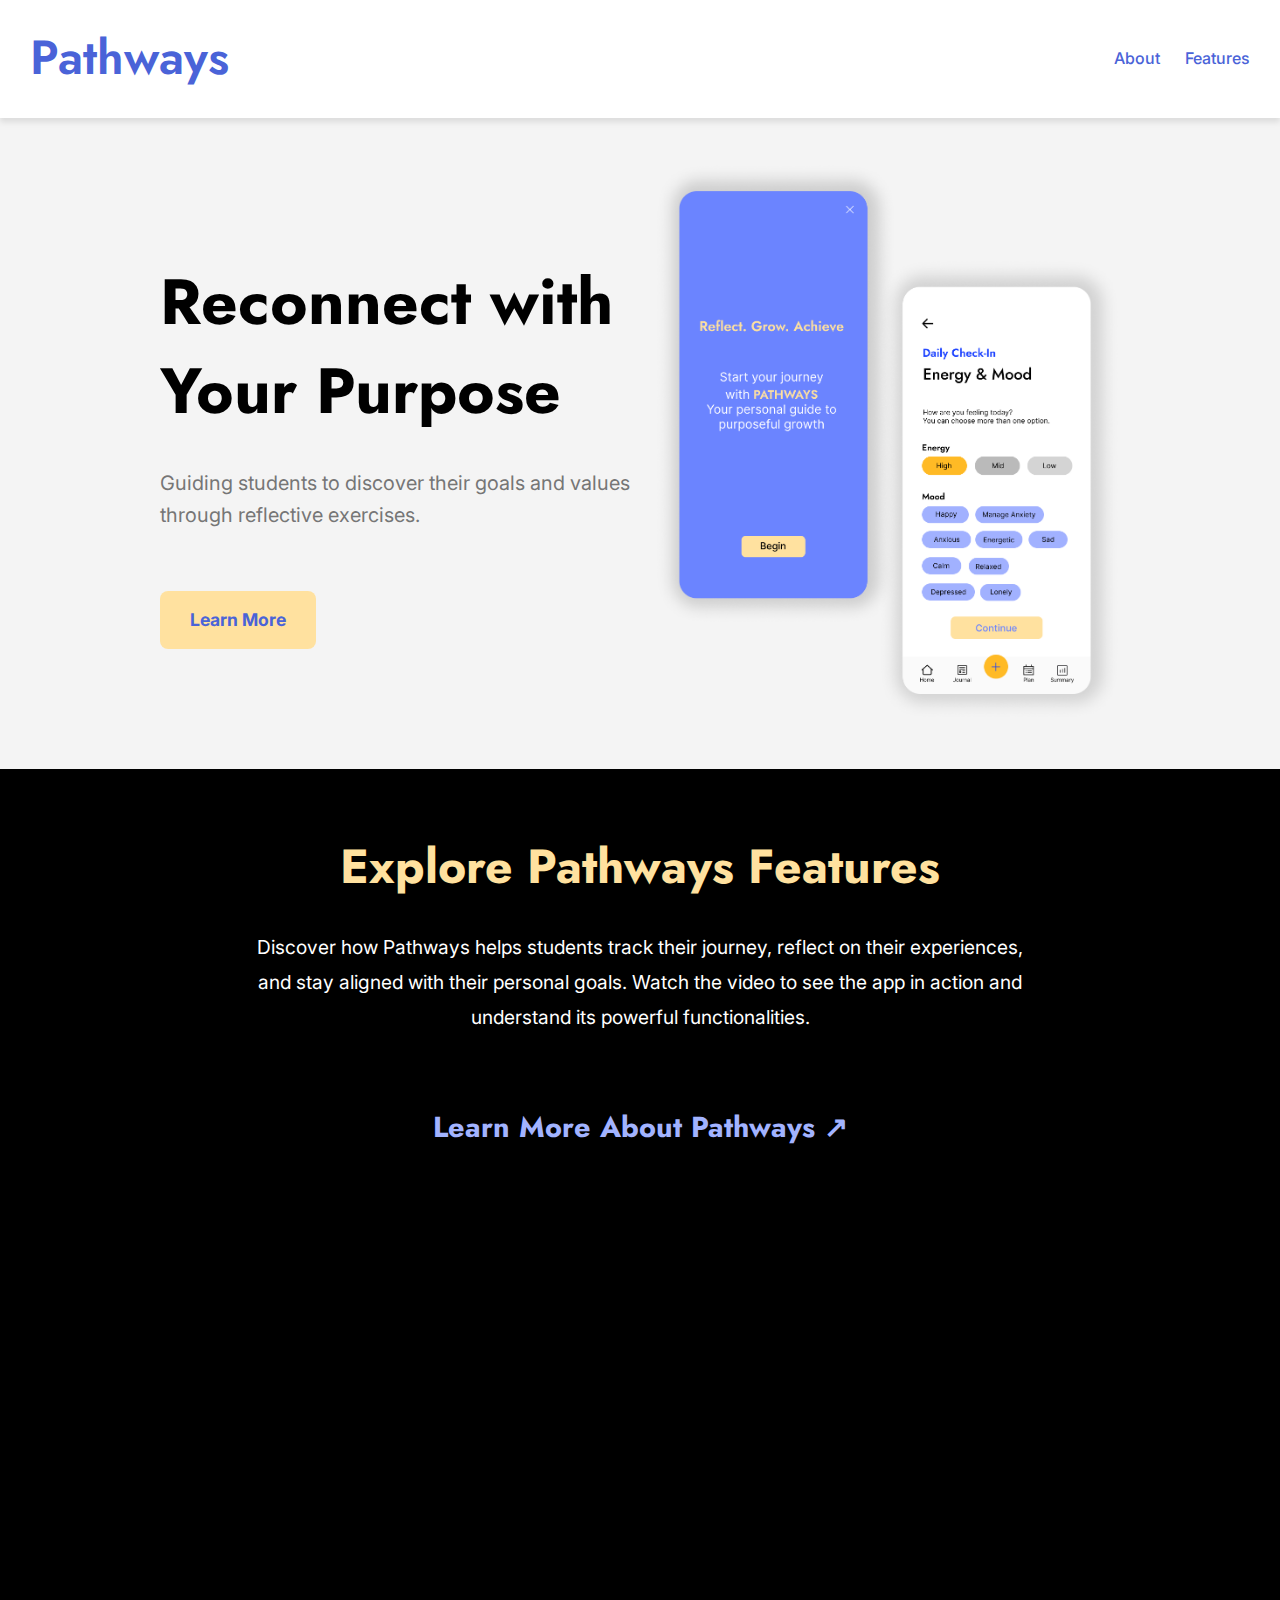
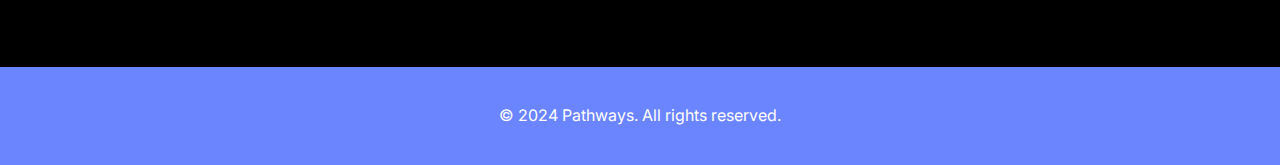
<file: index.html>
<!DOCTYPE html>
<html lang="en">
<head>
  <meta charset="UTF-8">
  <meta name="viewport" content="width=device-width, initial-scale=1.0">
  <title>Pathways - Reconnect with Your Purpose</title>
  <link href="https://fonts.googleapis.com/css2?family=Inter:wght@400;600&family=Jost:wght@400;600&display=swap" rel="stylesheet">
  <link rel="stylesheet" href="styles.css">
</head>
<body>
  <header class="header">
    <nav>
      <a href="index.html" class="logo">Pathways</a>
      <ul class="nav-links">
        <li><a href="about.html">About</a></li>
        <li><a href="features.html">Features</a></li>
      </ul>
    </nav>
  </header>

  <section class="hero">
    <div class="hero-content">
      <h1>Reconnect with Your Purpose</h1>
      <p>Guiding students to discover their goals and values through reflective exercises.</p>
      <a href="about.html" class="cta-btn">Learn More</a>
    </div>
    <div class="hero-image">
      <img src="feature-1.png" alt="Pathways App Preview">
    </div>
  </section>

  <!-- New Section for App Video -->
  <section class="app-video">
    <div class="video-text">
      <h2>Explore Pathways Features</h2>
      <p>Discover how Pathways helps students track their journey, reflect on their experiences, and stay aligned with their personal goals. Watch the video to see the app in action and understand its powerful functionalities.</p>
      <!-- Button linking to About page -->
      <a href="features.html" class="about-btn">Learn More About Pathways ↗</a>
    </div>
    <div class="video-container">
      <video src="landing.mov" class="feature-video" autoplay muted loop></video>
    </div>
  </section>
  

  <footer class="footer">
    <p>&copy; 2024 Pathways. All rights reserved.</p>
  </footer>
</body>
</html>
</file>
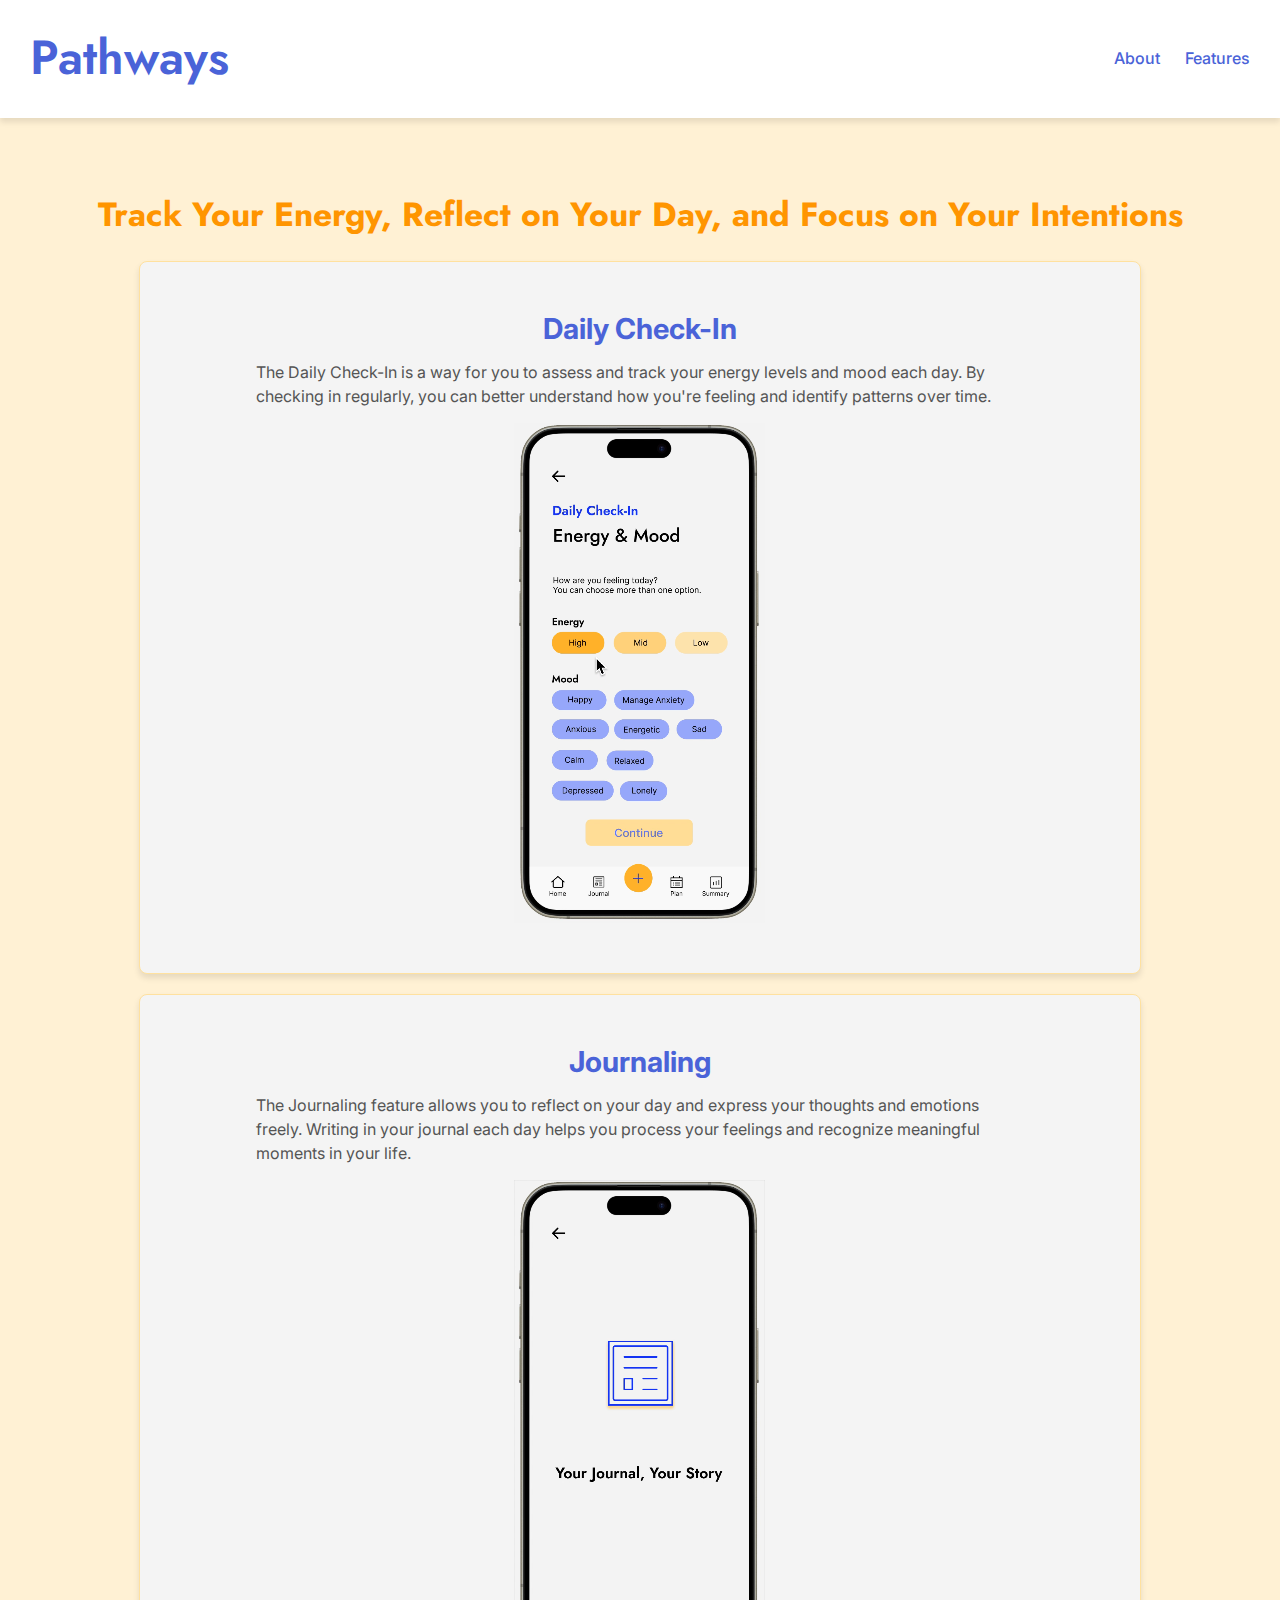
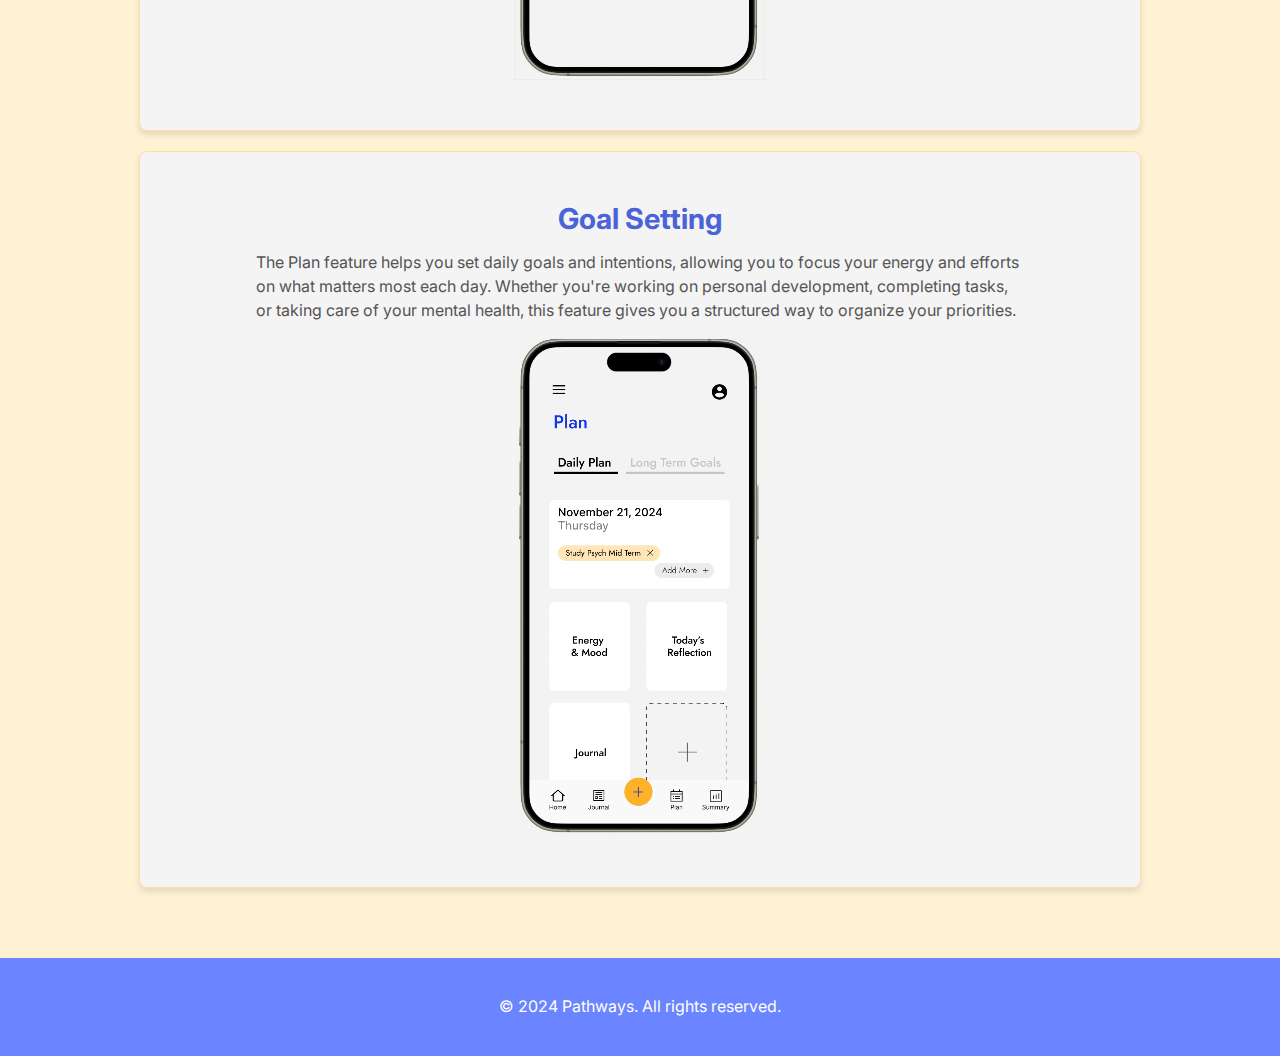
<file: features.html>
<!DOCTYPE html>
<html lang="en">
<head>
  <meta charset="UTF-8">
  <meta name="viewport" content="width=device-width, initial-scale=1.0">
  <title>Information</title>
  <link href="https://fonts.googleapis.com/css2?family=Inter:wght@400;600&family=Jost:wght@400;600&display=swap" rel="stylesheet">
  <link rel="stylesheet" href="features.css">
</head>
<body>
  <header class="header">
    <nav>
      <a href="index.html" class="logo">Pathways</a>
      <ul class="nav-links">
        <li><a href="about.html">About</a></li>
        <li><a href="features.html">Features</a></li>
      </ul>
    </nav>
  </header>

  <section class="features">
    <h1>Track Your Energy, Reflect on Your Day, and Focus on Your Intentions</h1>

    <div class="feature">
      <h2>Daily Check-In</h2>
      <p>The Daily Check-In is a way for you to assess and track your energy levels and mood each day. By checking in regularly, you can better understand how you're feeling and identify patterns over time.</p>
      <video src="feature-1.mov" class="feature-video" autoplay muted loop></video>
    </div>

    <div class="feature">
      <h2>Journaling</h2>
      <p>The Journaling feature allows you to reflect on your day and express your thoughts and emotions freely. Writing in your journal each day helps you process your feelings and recognize meaningful moments in your life.</p>
      <video src="feature-2.mov" class="feature-video" autoplay muted loop></video>
    </div>

    <div class="feature">
      <h2>Goal Setting</h2>
      <p>The Plan feature helps you set daily goals and intentions, allowing you to focus your energy and efforts on what matters most each day. Whether you're working on personal development, completing tasks, or taking care of your mental health, this feature gives you a structured way to organize your priorities.</p>
      <video src="feature-3.mov" class="feature-video" autoplay muted loop></video>
    </div>
  </section>

  <footer class="footer">
    <p>&copy; 2024 Pathways. All rights reserved.</p>
  </footer>
</body>
</html>
</file>
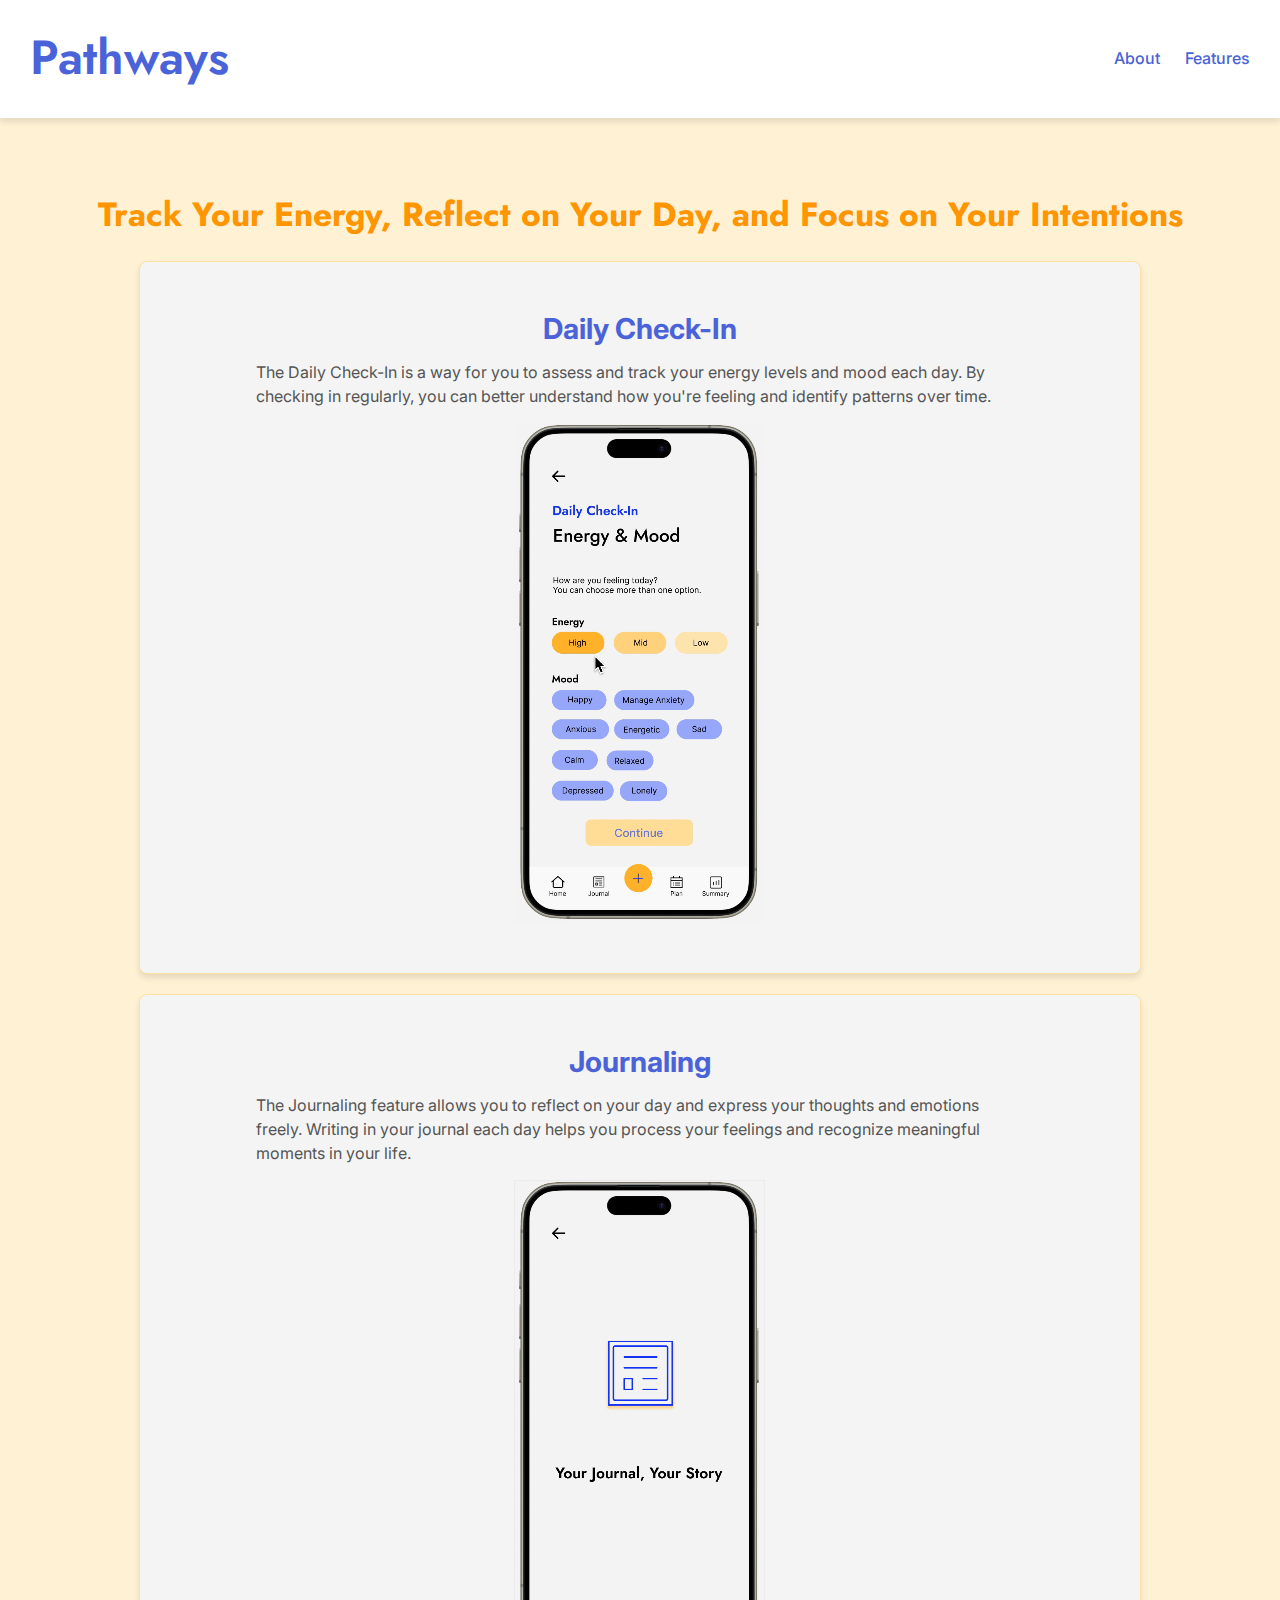
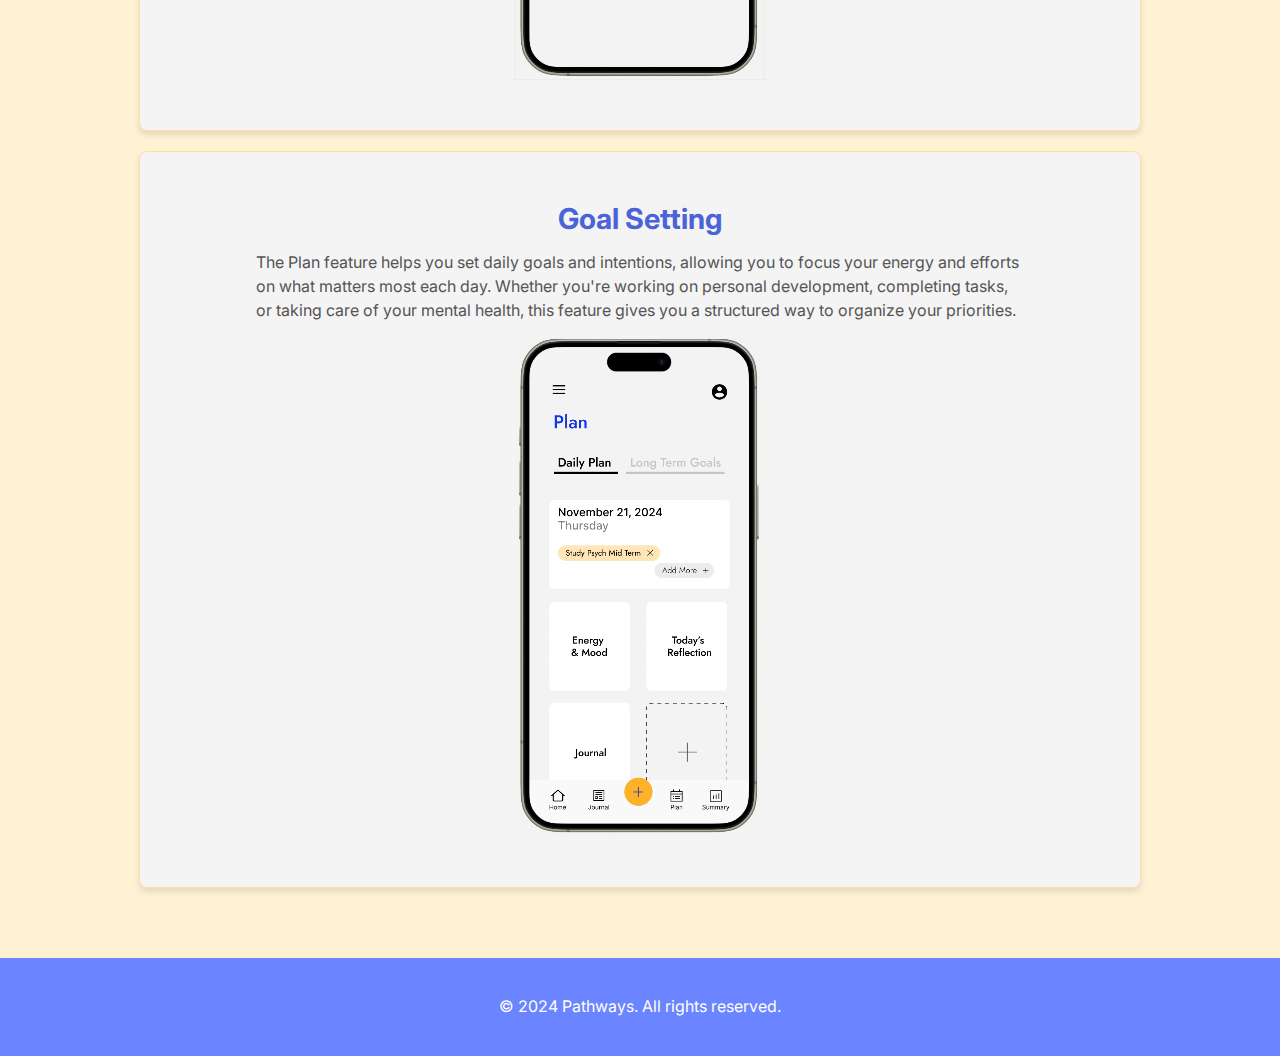
<file: information.html>
<!DOCTYPE html>
<html lang="en">
<head>
  <meta charset="UTF-8">
  <meta name="viewport" content="width=device-width, initial-scale=1.0">
  <title>Information</title>
  <link href="https://fonts.googleapis.com/css2?family=Inter:wght@400;600&family=Jost:wght@400;600&display=swap" rel="stylesheet">
  <link rel="stylesheet" href="information.css">
</head>
<body>
  <header class="header">
    <nav>
      <a href="index.html" class="logo">Pathways</a>
      <ul class="nav-links">
        <li><a href="about.html">About</a></li>
        <li><a href="features.html">Features</a></li>
      </ul>
    </nav>
  </header>

  <section class="features">
    <h1>Track Your Energy, Reflect on Your Day, and Focus on Your Intentions</h1>

    <div class="feature">
      <h2>Daily Check-In</h2>
      <p>The Daily Check-In is a way for you to assess and track your energy levels and mood each day. By checking in regularly, you can better understand how you're feeling and identify patterns over time.</p>
      <video src="feature-1.mov" class="feature-video" autoplay muted loop></video>
    </div>

    <div class="feature">
      <h2>Journaling</h2>
      <p>The Journaling feature allows you to reflect on your day and express your thoughts and emotions freely. Writing in your journal each day helps you process your feelings and recognize meaningful moments in your life.</p>
      <video src="feature-2.mov" class="feature-video" autoplay muted loop></video>
    </div>

    <div class="feature">
      <h2>Goal Setting</h2>
      <p>The Plan feature helps you set daily goals and intentions, allowing you to focus your energy and efforts on what matters most each day. Whether you're working on personal development, completing tasks, or taking care of your mental health, this feature gives you a structured way to organize your priorities.</p>
      <video src="feature-3.mov" class="feature-video" autoplay muted loop></video>
    </div>
  </section>

  <footer class="footer">
    <p>&copy; 2024 Pathways. All rights reserved.</p>
  </footer>
</body>
</html>
</file>
<file: styles.css>
/* General Styles */
body {
    font-family: 'Inter', sans-serif;
    margin: 0;
    padding: 0;
    background-color: #000000;
    color: black;
    line-height: 1.6;
    overflow-x: hidden;
    display: flex;
    flex-direction: column;
    min-height: 100vh;
}

header {
    display: flex;
    justify-content: flex-end;
    align-items: center;
    padding: 30px 30px;
    background-color: #ffffff;
    color: white;
    box-shadow: 0 4px 6px rgba(0, 0, 0, 0.1);
    position: relative;
    z-index: 1;
}

.logo {
    top: 20px; 
    font-family: 'Jost', sans-serif;
    font-size: 3rem;
    text-decoration: none;
    color: #4A63D8;
    font-weight: 600;
    position: absolute;
    left: 30px;
    transition: transform 0.3s ease;
}

.logo:hover {
    transform: scale(1.1);
}

.nav-links {
    display: flex;
    gap: 25px;
    list-style: none;
}

.nav-links a {
    text-decoration: none;
    color: #4A63D8;
    font-weight: 500;
    transition: color 0.3s ease, transform 0.3s ease;
}

.nav-links a:hover {
    color: #FFE19F;
    transform: translateY(-5px); /* Slight hover effect */
}

/* Hero Section */
.hero {
    display: flex;
    flex-wrap: wrap;
    align-items: center;
    justify-content: space-between;
    padding: 0 160px;
    background-color: #F4F4F4;
    gap: 20px;
    overflow: hidden;
}

.hero-content {
    flex: 1;
    max-width: 100%;
}

.hero h1 {
    font-family: 'Jost', sans-serif;
    font-size: 5vw;
    margin-bottom: 30px;
    text-align: left;
    color: #000000;
    line-height: 1.4;
    white-space: normal;
    animation: slideIn 1s ease-out; /* Apply slide-in animation */
}

.hero p {
    font-size: 1.25rem;
    margin-bottom: 30px;
    color: #767676;
}

.cta-btn {
    display: inline-block;
    margin-top: 30px;
    padding: 15px 30px;
    background-color: #FFE19F;
    color: #4A63D8;
    text-decoration: none;
    font-weight: bold;
    border-radius: 8px;
    font-size: 1.1rem;
    transition: transform 0.3s ease, background-color 0.3s ease, box-shadow 0.3s ease;
}

.cta-btn:hover {
    transform: translateY(-3px);
    background-color: #ffd06a;
    box-shadow: 0 4px 8px rgba(0, 0, 0, 0.2);
}

.cta-btn:focus {
    outline: 2px solid #4A63D8;
    background-color: #ffd06a;
}

.about-btn {
    font-family: 'Jost', sans-serif;
    display: inline-block;
    margin-top: 30px;
    padding: 15px 30px;
    color: #a2b3ff;
    text-decoration: none;
    font-weight: bold;
    border-radius: 8px;
    font-size: 1.8rem;
    transition: transform 0.3s ease, background-color 0.3s ease;
}

.about-btn:hover {
    transform: translateY(-3px);
    color: #ffd06a;
}

.hero-image {
    flex: 1;
    max-width: 50%;
    text-align: right;
    padding-top: 40px;
    padding-bottom: 40px;
}

.hero-image img {
    max-width: 100%;
    height: auto;
    display: inline-block;
    animation: featureImageAnimation 1.5s ease-out; /* Apply feature image animation */
}

/* Hero Text Slide-In Animation */
@keyframes slideIn {
    0% {
        transform: translateX(-100%); /* Start from left */
        opacity: 0; /* Fully transparent */
    }
    100% {
        transform: translateX(0); /* End at original position */
        opacity: 1; /* Fully opaque */
    }
}

/* Feature Image Zoom-In Animation */
@keyframes featureImageAnimation {
    0% {
        transform: scale(0.8); /* Start smaller */
        opacity: 0; /* Fully transparent */
    }
    100% {
        transform: scale(1); /* Scale to normal size */
        opacity: 1; /* Fully opaque */
    }
}

/* About Section */
.about {
    padding: 40px 20px;
    max-width: 1200px;
    margin: 0 auto;
}

.about h1, .about h2 {
    font-family: 'Jost', sans-serif;
    color: #333;
}

.about p {
    font-size: 1.2rem;
    line-height: 1.8;
    color: #555;
    margin-bottom: 20px;
}

/* Capabilities Section */
.features {
    padding: 40px 20px;
    text-align: center;
    animation: fadeIn 1s ease-out; /* Fade in animation */
}

h1 {
    font-family: 'Jost', sans-serif;
    font-size: 3rem;
    text-align: center;
    margin: 20px 0;
    color: #333;
}

/* Fade-in Effect */
@keyframes fadeIn {
    0% {
        opacity: 0;
    }
    100% {
        opacity: 1;
    }
}

/* Feature Video Hover Zoom */
.feature-video-container {
    display: flex;
    justify-content: center;
    align-items: center;
    width: 100%;
    box-sizing: border-box;
    margin-top: 20px;
    padding: 60px 60px;
    height: 500px;
}

.feature-video {
    display: block;
    margin: 0 auto;
    max-width: 90%;
    margin-top: 20px;
    margin-bottom: 40px;
    height: auto;
    max-height: 540px;
    border-radius: 8px;
    object-fit: contain;
    box-shadow: 0 4px 6px rgba(0, 0, 0, 0.1);
    transition: transform 0.3s ease-in-out, box-shadow 0.3s ease;
}

.feature-video:hover {
    transform: scale(1.05); /* Slight zoom effect on hover */
    box-shadow: 0 8px 15px rgba(0, 0, 0, 0.2);
}

.app-video {
    background-color: #000000;
    padding: 20px;
}

.video-text {
    color: #FFE19F;
    text-align: center;
}

.video-text h2 {
    font-size: 3rem;
    font-family: 'Jost', sans-serif;
    margin-bottom: 25px;
    color: #FFE19F;
}

.video-text p {
    font-size: 1.2rem;
    line-height: 1.8;
    color: #ffffff;
    max-width: 800px;
    margin: 25px auto;
    text-align: center;
}

/* Scroll to Top Button */
.scroll-to-top {
    position: fixed;
    bottom: 30px;
    right: 30px;
    background-color: #4A63D8;
    color: white;
    border-radius: 50%;
    padding: 15px;
    font-size: 1.5rem;
    border: none;
    box-shadow: 0 4px 8px rgba(0, 0, 0, 0.3);
    cursor: pointer;
    opacity: 0;
    transition: opacity 0.3s ease;
}

.scroll-to-top:hover {
    background-color: #FFE19F;
    transform: scale(1.1);
}

.scroll-to-top.show {
    opacity: 1;
}

/* Mobile Responsiveness - Adjust video section for smaller screens */
@media (max-width: 768px) {
    .feature-video {
        max-height: 400px;
        margin-top: 30px;
    }
}

@media (max-width: 480px) {
    .feature-video {
        max-height: 300px;
    }
}

/* Footer */
footer {
    background-color: #6B84FF;
    color: white;
    text-align: center;
    padding: 20px 0;
    width: 100%;
    position: relative;
    bottom: 0;
    margin-top: auto;
    z-index: 10;
}

/* Mobile Responsiveness */
@media (max-width: 768px) {
    .logo {
        font-size: 2rem;
        left: 20px;
    }

    .nav-links {
        flex-direction: column;
        gap: 15px;
    }

    .hero {
        padding: 0 40px;
        flex-direction: column;
        text-align: center;
    }

    .hero-content, .hero-image {
        flex-basis: 100%;
    }

    .hero h1 {
        margin-top: 25px;
        font-size: 7vw;
        margin-bottom: 15px;
        text-align: center;
    }

    .hero p {
        font-size: 1.2rem;
    }

    .cta-btn {
        font-size: 1rem;
        padding: 12px 25px;
    }
}

@media (max-width: 480px) {
    .hero h1 {
        font-size: 6vw;
    }

    .hero p {
        font-size: 1.1rem;
    }
    .cta-btn {
        padding: 10px 20px;
        font-size: 0.9rem;
    }

    .about p {
        font-size: 1rem;
    }

    .feature {
        margin: 10px;
        padding: 10px;
    }

    h1 {
        font-size: 1.75rem;
    }
}
</file>
<file: features.css>
body {
    font-family: 'Inter', sans-serif;
    margin: 0;
    padding: 0;
    background-color: #fff1d4;
    color: black;
    line-height: 1.6;
    overflow-x: hidden; /* Prevents horizontal scroll issues */
    display: flex;
    flex-direction: column;
    min-height: 100vh; /* Ensures the body takes at least the full height of the viewport */
}

header {
    display: flex;
    justify-content: flex-end; /* Aligns nav to the right */
    align-items: center;
    padding: 30px 30px;
    background-color: #ffffff;
    color: white;
    box-shadow: 0 4px 6px rgba(0, 0, 0, 0.1); /* Subtle shadow for header */
    position: relative;
    z-index: 1;
}

.logo {
    top: 20px; 
    font-family: 'Jost', sans-serif;
    font-size: 3rem;
    text-decoration: none;
    color: #4A63D8;
    font-weight: 600;
    position: absolute;
    left: 30px;
    transition: transform 0.3s ease;
}

.nav-links {
    display: flex;
    gap: 25px;
    list-style: none;
}

.nav-links a {
    text-decoration: none;
    color: #4A63D8;
    font-weight: 500;
    transition: color 0.3s ease;
}

.nav-links a:hover {
    color: #FFE19F;
}



.cta-btn {
    display: inline-block;
    padding: 15px 30px;
    background-color: #6B84FF;
    color: white;
    text-decoration: none;
    font-weight: bold;
    border-radius: 8px;
    font-size: 1.1rem;
    transition: transform 0.3s ease, background-color 0.3s ease;
}

.cta-btn:hover {
    transform: translateY(-3px);
    background-color: #4A63D8;
}

.hero-image img {
    max-width: 100%;
    height: auto;
    border-radius: 12px;
    box-shadow: 0 8px 15px rgba(0, 0, 0, 0.1);
}

/* About Section */
.about {
    padding: 40px 20px;
    max-width: 1200px;
    margin: 0 auto;
}

.about h1, .about h2 {
    font-family: 'Jost', sans-serif;
    color: #333;
}

.about p {
    font-size: 1.2rem;
    line-height: 1.8;
    color: #555;
    margin-bottom: 20px;
}

/* Capabilities Section */
.features {
    padding: 40px 20px;
    text-align: center;
}

h1 {
    font-family: 'Jost', sans-serif;
    font-size: 2.1rem;
    text-align: center;
    margin: 20px 0;
    color: #ff9500;
}

/* Features Section */


.features {
    padding: 0px 15px; /* Reduced horizontal padding for better space usage */
    text-align: center;
    width: 100%; /* Ensure container spans full width */
    box-sizing: border-box; /* Ensure padding doesn't affect overall width */
    margin-top: 50px; /* Added margin for spacing */
    margin-bottom: 50px; /* Added margin for spacing */
}

.feature {
    display: flex;
    flex-direction: column;
    justify-content: flex-start;
    align-items: center; /* Align items in the center */
    background-color: #F4F4F4;
    border: 1px solid #FFE19F;
    border-radius: 8px;
    padding: 20px;
    margin: 20px auto; /* Reduced margin to reduce white space */
    max-width: 960px; /* Adjusted max-width for better use of space */
    box-shadow: 0 4px 6px rgba(0, 0, 0, 0.1);
    height: auto; /* Allow flexibility for content height */
    
}

.feature h2 {
    font-size: 1.8rem; /* Slightly smaller for better hierarchy */
    margin-bottom: 8px; /* Reduced space under the heading */
    color: #4A63D8; /* Slightly darker color for readability */
}

.feature-bottom {
    display: flex;
    flex-direction: column; 
    justify-content: flex-start;
    align-items: Left;
    width: 80%; /* Full width to use space better */
    gap: 12px; /* Increased gap for visual separation */
}

.feature p {
    font-size: 1rem;
    color: #555;
    text-align: left;
    margin: 0;
    max-width: 80%; /* Increased max-width for better text flow */
    line-height: 1.5; /* Improved readability */
}

.feature-video {
    max-width: 100%; /* Video will now take up full width */
    height: auto;
    max-height: 500px; /* Limit the height to avoid overwhelming the container */
    margin-top: 15px; /* Added margin for spacing */
    margin-bottom: 30px; /* Added margin for spacing */
    object-fit: contain; /* Preserve aspect ratio and prevent stretching */
}
@keyframes fadeIn {
    0% {
        opacity: 0;
    }
    100% {
        opacity: 1;
    }
}





/* Footer */
footer {
    background-color: #6B84FF;
    color: white;
    text-align: center;
    padding: 20px 0;
    width: 100%;
    position: relative; /* Changed from absolute */
    bottom: 0;
    margin-top: auto; /* Pushes the footer to the bottom of the page */
    z-index: 10;
}

/* Mobile Responsiveness */
@media (max-width: 768px) {
    /* Header adjustments */
    .logo {
        font-size: 2rem; /* Smaller logo size */
        left: 20px;
    }

    .nav-links {
        flex-direction: column;
        gap: 15px;
    }

    .hero h1 {
        font-size: 2.5rem; /* Adjusted font size for hero */
        padding: 20px;
    }

    .cta-btn {
        font-size: 1rem;
        padding: 12px 25px;
    }

    .hero-content, .hero-image {
        flex-basis: 100%;
        text-align: center;
    }

    .about, .features {
        padding: 20px;
    }

    h1 {
        font-size: 2rem;
    }

    .feature {
        max-width: 100%;
        padding: 15px;
    }
}

@media (max-width: 480px) {
    .hero h1 {
        font-size: 2rem; /* Further reduce font size for very small screens */
    }

    .hero p {
        font-size: 1.1rem;
    }

    .cta-btn {
        padding: 10px 20px;
        font-size: 0.9rem;
    }

    .about p {
        font-size: 1rem;
    }

    .feature {
        margin: 10px;
        padding: 10px;
    }
}
</file>
<file: information.css>
body {
    font-family: 'Inter', sans-serif;
    margin: 0;
    padding: 0;
    background-color: #fff1d4;
    color: black;
    line-height: 1.6;
    overflow-x: hidden; /* Prevents horizontal scroll issues */
    display: flex;
    flex-direction: column;
    min-height: 100vh; /* Ensures the body takes at least the full height of the viewport */
}

header {
    display: flex;
    justify-content: flex-end; /* Aligns nav to the right */
    align-items: center;
    padding: 30px 30px;
    background-color: #ffffff;
    color: white;
    box-shadow: 0 4px 6px rgba(0, 0, 0, 0.1); /* Subtle shadow for header */
    position: relative;
    z-index: 1;
}

.logo {
    top: 20px; 
    font-family: 'Jost', sans-serif;
    font-size: 3rem;
    text-decoration: none;
    color: #4A63D8;
    font-weight: 600;
    position: absolute;
    left: 30px;
    transition: transform 0.3s ease;
}

.nav-links {
    display: flex;
    gap: 25px;
    list-style: none;
}

.nav-links a {
    text-decoration: none;
    color: #4A63D8;
    font-weight: 500;
    transition: color 0.3s ease;
}

.nav-links a:hover {
    color: #FFE19F;
}



.cta-btn {
    display: inline-block;
    padding: 15px 30px;
    background-color: #6B84FF;
    color: white;
    text-decoration: none;
    font-weight: bold;
    border-radius: 8px;
    font-size: 1.1rem;
    transition: transform 0.3s ease, background-color 0.3s ease;
}

.cta-btn:hover {
    transform: translateY(-3px);
    background-color: #4A63D8;
}

.hero-image img {
    max-width: 100%;
    height: auto;
    border-radius: 12px;
    box-shadow: 0 8px 15px rgba(0, 0, 0, 0.1);
}

/* About Section */
.about {
    padding: 40px 20px;
    max-width: 1200px;
    margin: 0 auto;
}

.about h1, .about h2 {
    font-family: 'Jost', sans-serif;
    color: #333;
}

.about p {
    font-size: 1.2rem;
    line-height: 1.8;
    color: #555;
    margin-bottom: 20px;
}

/* Capabilities Section */
.features {
    padding: 40px 20px;
    text-align: center;
}

h1 {
    font-family: 'Jost', sans-serif;
    font-size: 2.1rem;
    text-align: center;
    margin: 20px 0;
    color: #ff9500;
}

/* Features Section */


.features {
    padding: 0px 15px; /* Reduced horizontal padding for better space usage */
    text-align: center;
    width: 100%; /* Ensure container spans full width */
    box-sizing: border-box; /* Ensure padding doesn't affect overall width */
    margin-top: 50px; /* Added margin for spacing */
    margin-bottom: 50px; /* Added margin for spacing */
}

.feature {
    display: flex;
    flex-direction: column;
    justify-content: flex-start;
    align-items: center; /* Align items in the center */
    background-color: #F4F4F4;
    border: 1px solid #FFE19F;
    border-radius: 8px;
    padding: 20px;
    margin: 20px auto; /* Reduced margin to reduce white space */
    max-width: 960px; /* Adjusted max-width for better use of space */
    box-shadow: 0 4px 6px rgba(0, 0, 0, 0.1);
    height: auto; /* Allow flexibility for content height */
    
}

.feature h2 {
    font-size: 1.8rem; /* Slightly smaller for better hierarchy */
    margin-bottom: 8px; /* Reduced space under the heading */
    color: #4A63D8; /* Slightly darker color for readability */
}

.feature-bottom {
    display: flex;
    flex-direction: column; 
    justify-content: flex-start;
    align-items: Left;
    width: 80%; /* Full width to use space better */
    gap: 12px; /* Increased gap for visual separation */
}

.feature p {
    font-size: 1rem;
    color: #555;
    text-align: left;
    margin: 0;
    max-width: 80%; /* Increased max-width for better text flow */
    line-height: 1.5; /* Improved readability */
}

.feature-video {
    max-width: 100%; /* Video will now take up full width */
    height: auto;
    max-height: 500px; /* Limit the height to avoid overwhelming the container */
    margin-top: 15px; /* Added margin for spacing */
    margin-bottom: 30px; /* Added margin for spacing */
    object-fit: contain; /* Preserve aspect ratio and prevent stretching */
}
@keyframes fadeIn {
    0% {
        opacity: 0;
    }
    100% {
        opacity: 1;
    }
}





/* Footer */
footer {
    background-color: #6B84FF;
    color: white;
    text-align: center;
    padding: 20px 0;
    width: 100%;
    position: relative; /* Changed from absolute */
    bottom: 0;
    margin-top: auto; /* Pushes the footer to the bottom of the page */
    z-index: 10;
}

/* Mobile Responsiveness */
@media (max-width: 768px) {
    /* Header adjustments */
    .logo {
        font-size: 2rem; /* Smaller logo size */
        left: 20px;
    }

    .nav-links {
        flex-direction: column;
        gap: 15px;
    }

    .hero h1 {
        font-size: 2.5rem; /* Adjusted font size for hero */
        padding: 20px;
    }

    .cta-btn {
        font-size: 1rem;
        padding: 12px 25px;
    }

    .hero-content, .hero-image {
        flex-basis: 100%;
        text-align: center;
    }

    .about, .features {
        padding: 20px;
    }

    h1 {
        font-size: 2rem;
    }

    .feature {
        max-width: 100%;
        padding: 15px;
    }
}

@media (max-width: 480px) {
    .hero h1 {
        font-size: 2rem; /* Further reduce font size for very small screens */
    }

    .hero p {
        font-size: 1.1rem;
    }

    .cta-btn {
        padding: 10px 20px;
        font-size: 0.9rem;
    }

    .about p {
        font-size: 1rem;
    }

    .feature {
        margin: 10px;
        padding: 10px;
    }
}
</file>
